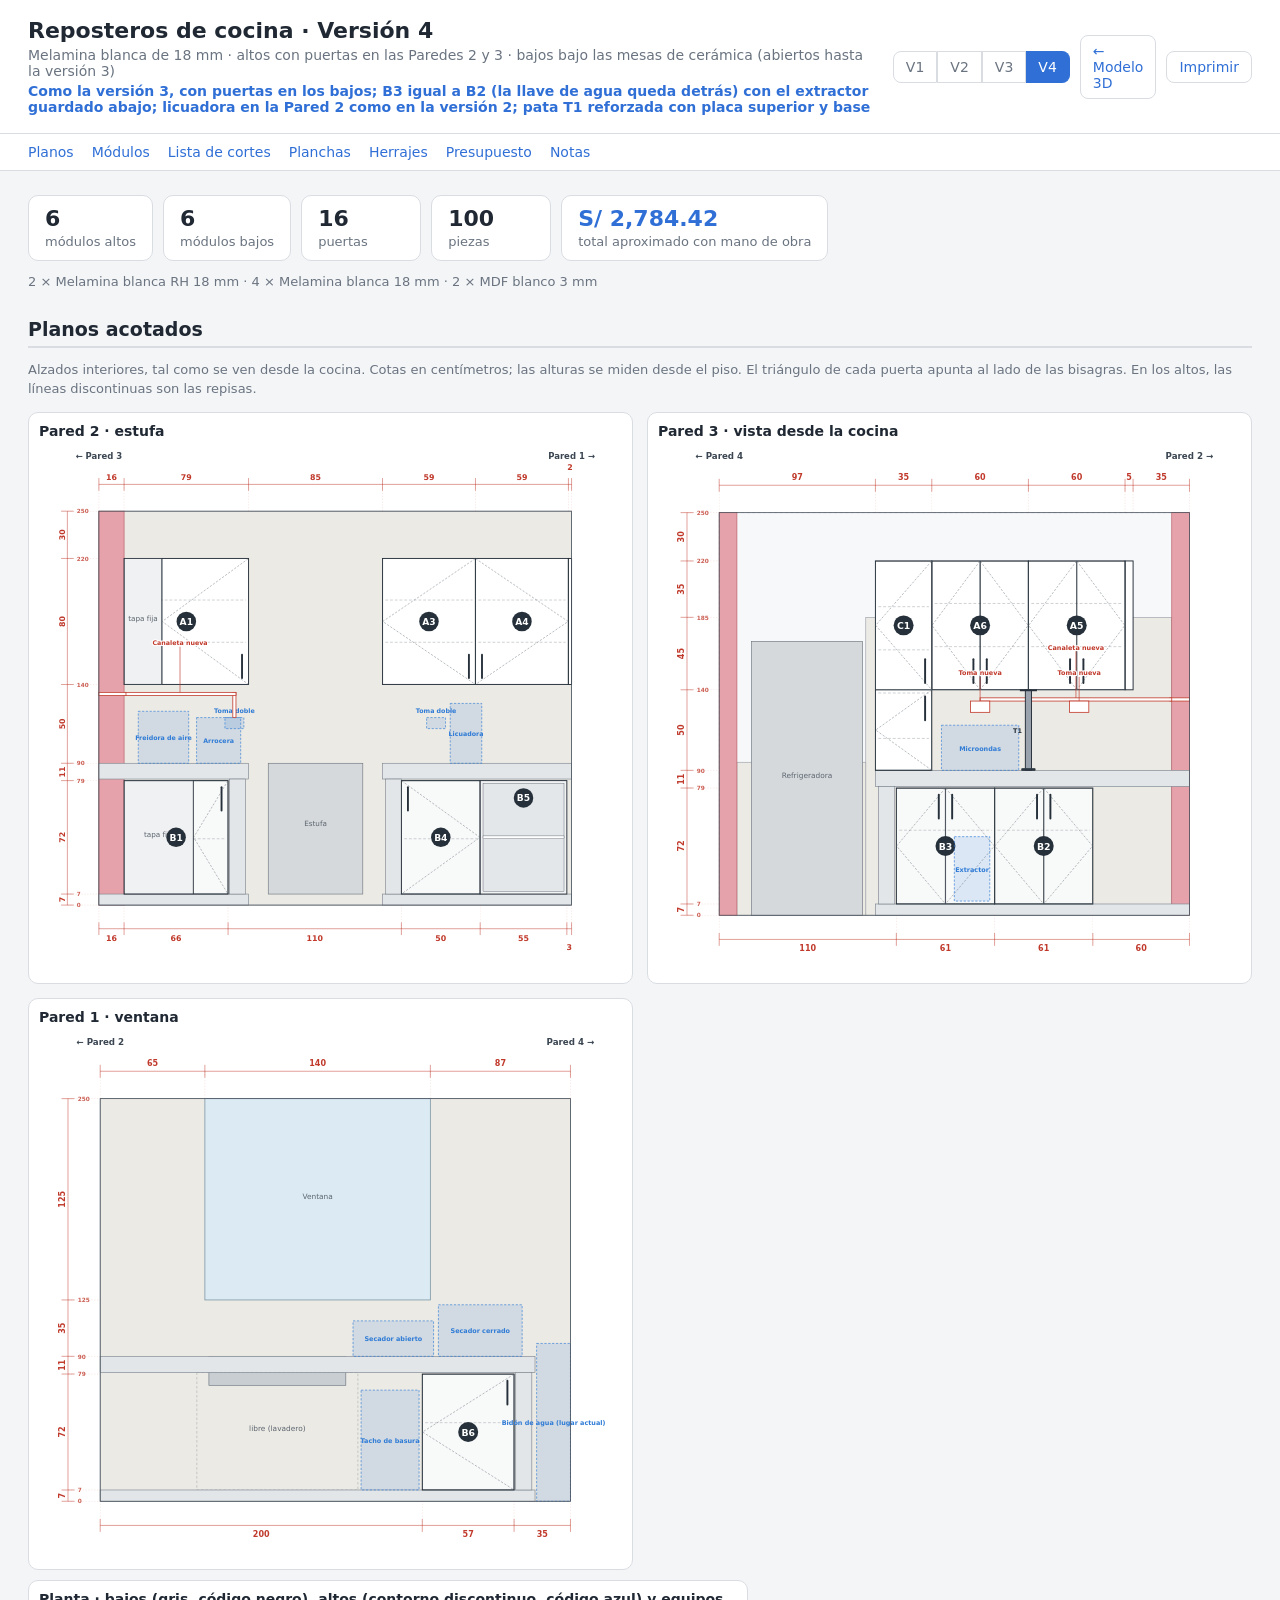
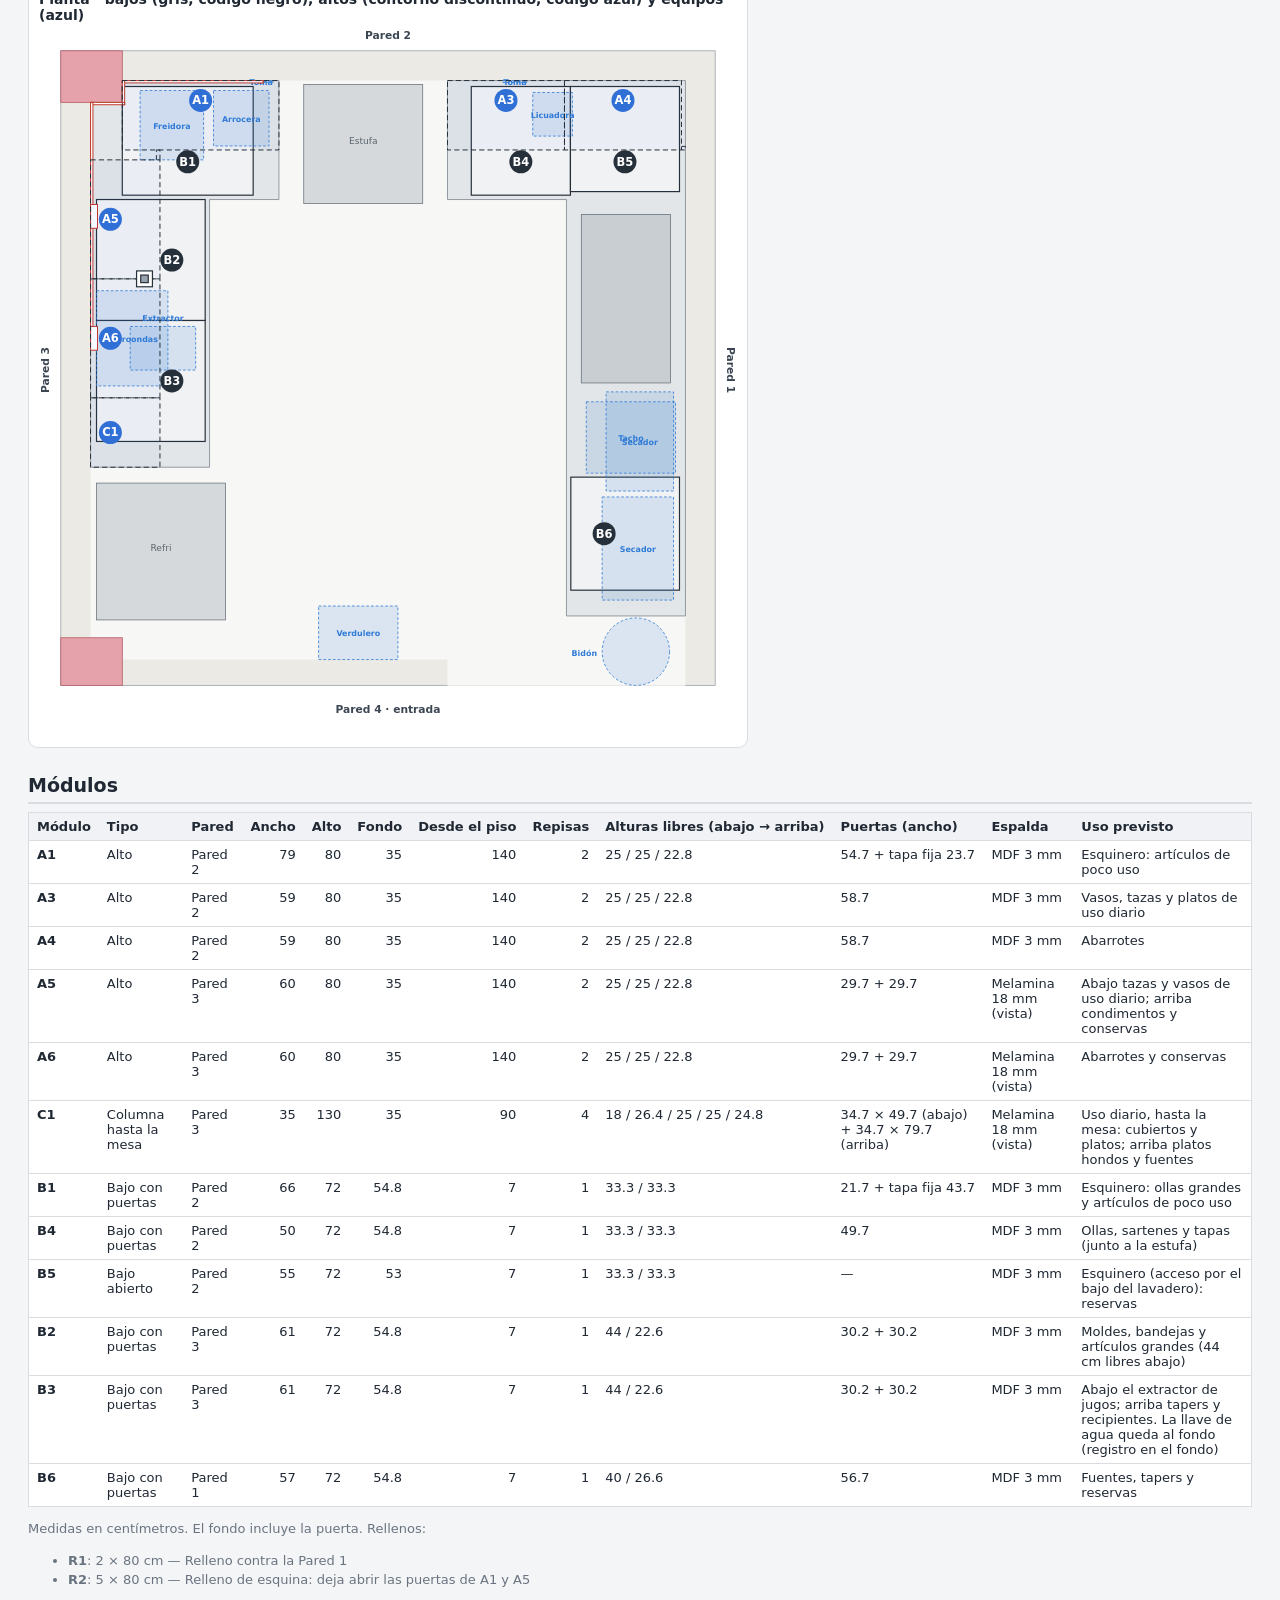
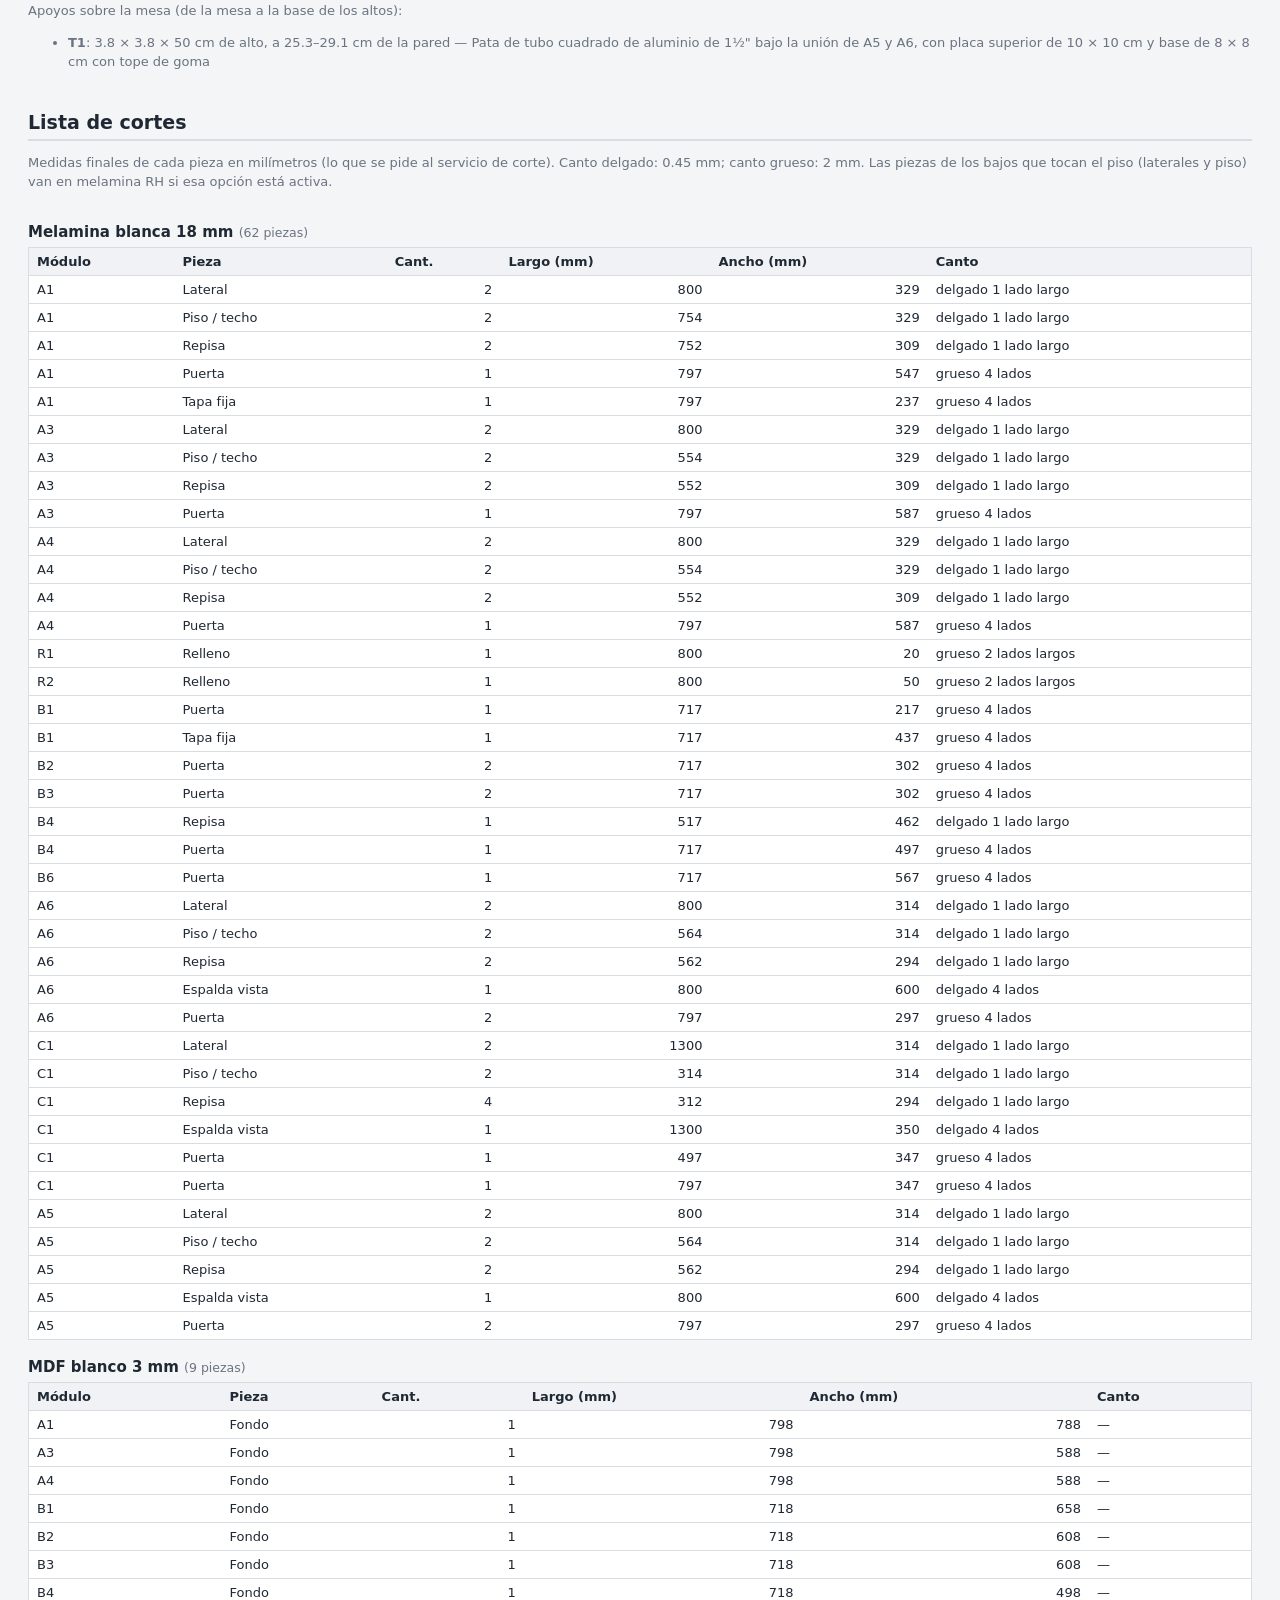
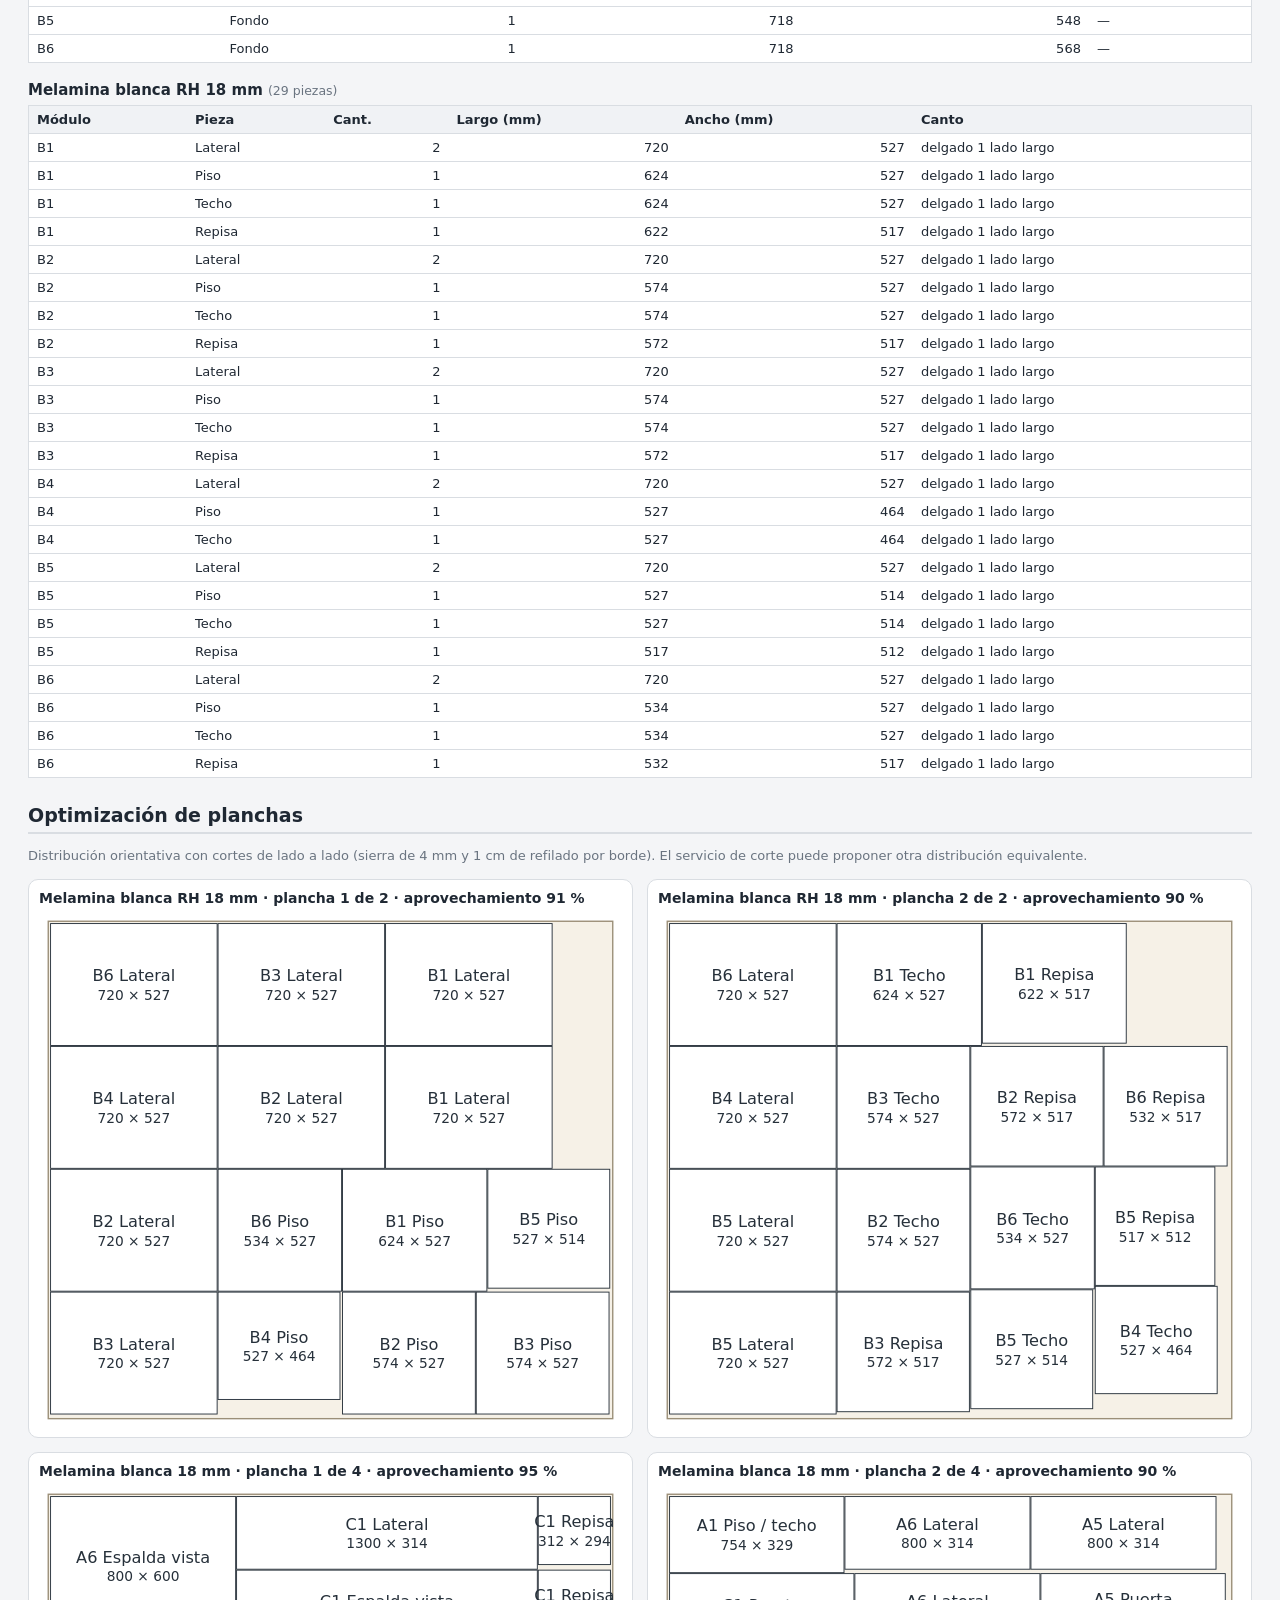
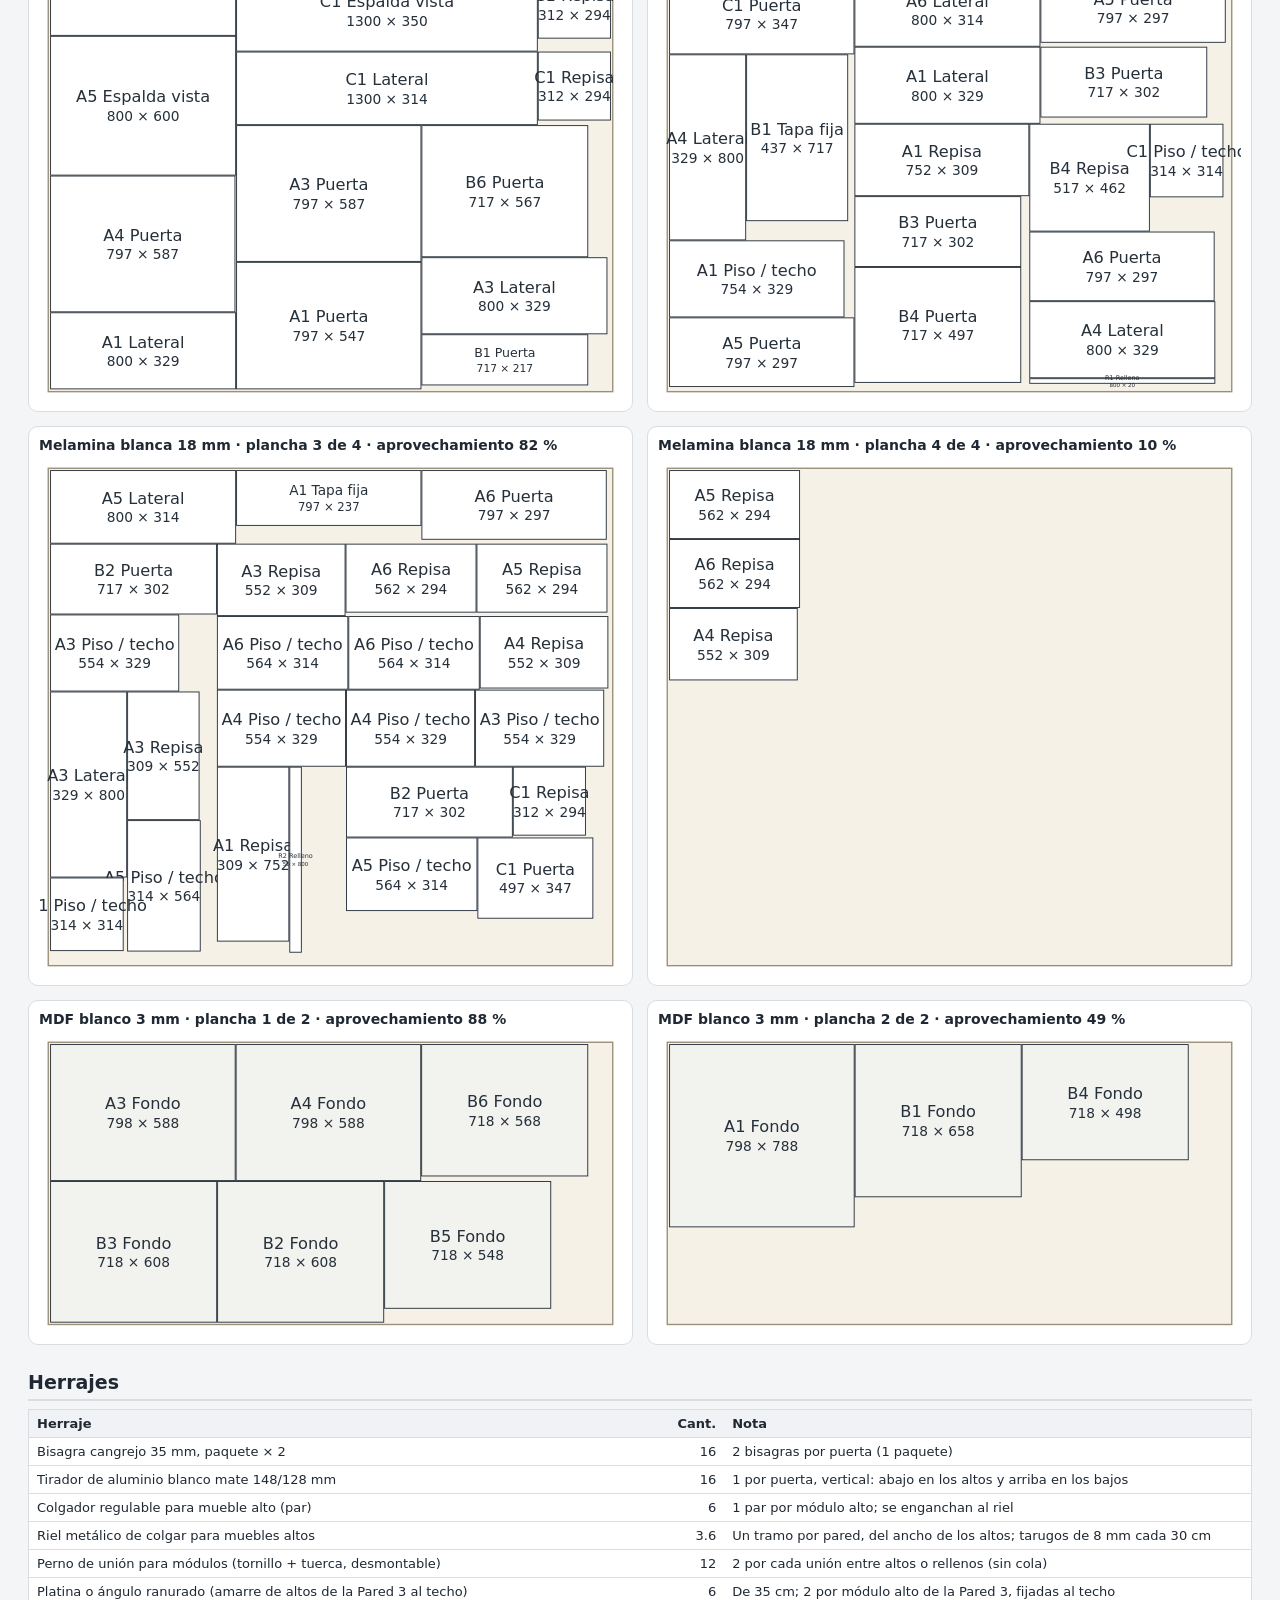
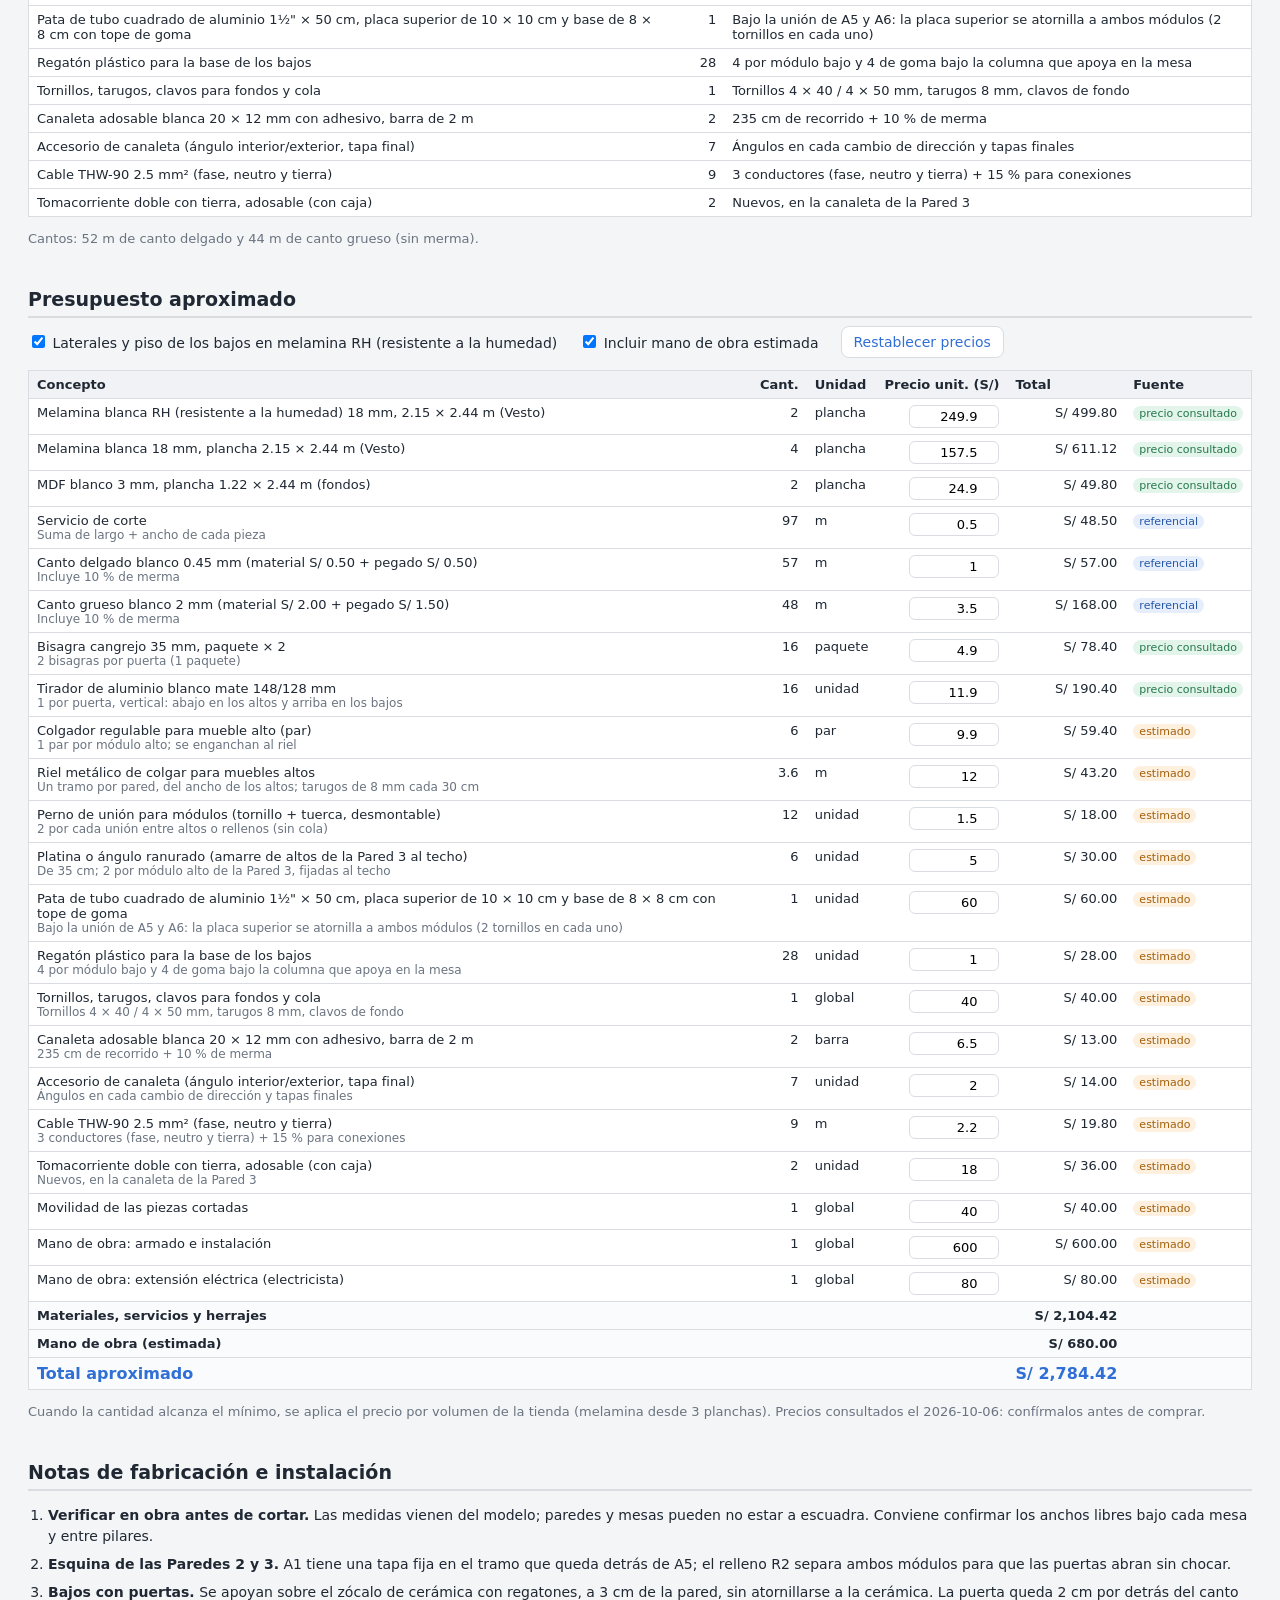
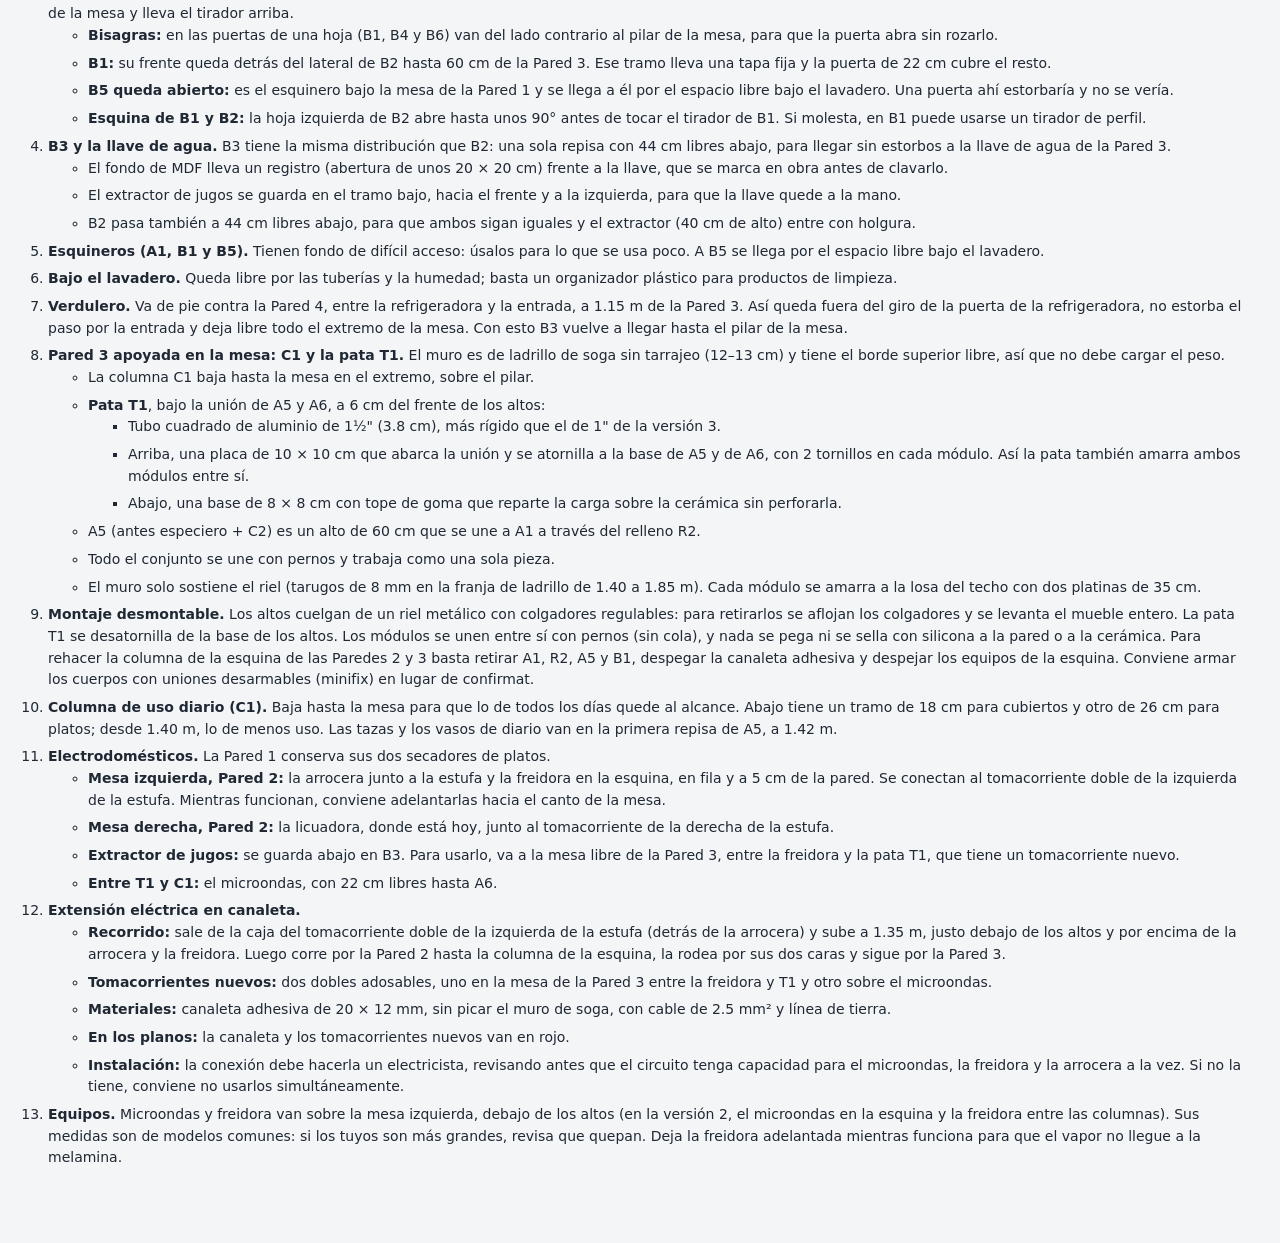
<file: reposteros.html>
<!doctype html>
<html lang="es">
  <head>
    <meta charset="utf-8" />
    <meta name="viewport" content="width=device-width, initial-scale=1" />
    <title>Cocina · planos, cortes y presupuesto de reposteros</title>
    <link rel="icon" href="data:," />
    <link rel="stylesheet" href="css/reposteros.css" />
  </head>
  <body>
    <header class="cabecera">
      <div>
        <h1>Reposteros de cocina · <span id="version-nombre"></span></h1>
        <p>Melamina blanca de 18 mm · altos con puertas en las Paredes 2 y 3 · bajos bajo las mesas de cerámica (abiertos hasta la versión 3)</p>
        <p class="version-desc" id="version-desc"></p>
      </div>
      <nav class="acciones">
        <span class="versiones" role="group" aria-label="Versión del diseño">
          <button type="button" data-version="1">V1</button>
          <button type="button" data-version="2">V2</button>
          <button type="button" data-version="3">V3</button>
          <button type="button" data-version="4">V4</button>
        </span>
        <a href="index.html" id="volver">← Modelo 3D</a>
        <button type="button" id="imprimir">Imprimir</button>
      </nav>
    </header>

    <nav class="indice">
      <a href="#sec-planos">Planos</a>
      <a href="#sec-modulos">Módulos</a>
      <a href="#sec-cortes">Lista de cortes</a>
      <a href="#sec-planchas">Planchas</a>
      <a href="#sec-herrajes">Herrajes</a>
      <a href="#sec-presupuesto">Presupuesto</a>
      <a href="#sec-notas">Notas</a>
    </nav>

    <main>
      <div class="avisos" id="avisos" hidden></div>
      <section class="resumen" id="resumen"></section>

      <section id="sec-planos">
        <h2>Planos acotados</h2>
        <p class="nota">
          Alzados interiores, tal como se ven desde la cocina. Cotas en centímetros; las alturas se miden desde el piso.
          El triángulo de cada puerta apunta al lado de las bisagras. En los altos, las líneas discontinuas son las repisas.
        </p>
        <div id="alzados" class="laminas"></div>
        <div id="planta" class="laminas"></div>
      </section>

      <section id="sec-modulos">
        <h2>Módulos</h2>
        <div id="modulos" class="tabla"></div>
      </section>

      <section id="sec-cortes">
        <h2>Lista de cortes</h2>
        <p class="nota">
          Medidas finales de cada pieza en milímetros (lo que se pide al servicio de corte). Canto delgado: 0.45 mm; canto
          grueso: 2 mm. Las piezas de los bajos que tocan el piso (laterales y piso) van en melamina RH si esa opción está activa.
        </p>
        <div id="cortes" class="tabla"></div>
      </section>

      <section id="sec-planchas">
        <h2>Optimización de planchas</h2>
        <p class="nota">
          Distribución orientativa con cortes de lado a lado (sierra de 4 mm y 1 cm de refilado por borde). El servicio de corte
          puede proponer otra distribución equivalente.
        </p>
        <div id="planchas" class="hojas"></div>
      </section>

      <section id="sec-herrajes">
        <h2>Herrajes</h2>
        <div id="herrajes" class="tabla"></div>
      </section>

      <section id="sec-presupuesto">
        <h2>Presupuesto aproximado</h2>
        <div class="opciones">
          <label><input type="checkbox" id="opt-rh" /> Laterales y piso de los bajos en melamina RH (resistente a la humedad)</label>
          <label><input type="checkbox" id="opt-mo" /> Incluir mano de obra estimada</label>
          <button type="button" id="restablecer">Restablecer precios</button>
        </div>
        <div id="presupuesto" class="tabla"></div>
      </section>

      <section id="sec-notas">
        <h2>Notas de fabricación e instalación</h2>
        <ol class="notas">
          <li><b>Verificar en obra antes de cortar.</b> Las medidas vienen del modelo; paredes y mesas pueden no estar a escuadra. Conviene confirmar los anchos libres bajo cada mesa y entre pilares.</li>
          <li data-version="1"><b>Altos de la Pared 3 (A5 y A6).</b> El muro llega a 1.85 m, así que el repostero se apoya en sus <span id="anclaje-cm"></span> cm superiores (franja de ladrillo de <span id="anclaje-desde"></span> a 1.85 m) con colgadores y tarugos de 8 mm. Además, cada módulo se amarra al techo con dos platinas de <span class="platina-cm"></span> cm para que no se vuelque. La espalda es de melamina de 18 mm porque queda a la vista desde el otro lado del muro.</li>
          <li data-version="2"><b>Pared 3 en forma de C, apoyada en la mesa.</b> El muro es de ladrillo de soga sin tarrajeo (12–13 cm) y tiene el borde superior libre, así que no debe cargar el peso. Las columnas C1 y C2 bajan hasta la mesa y forman las patas de una C echada: C1 cierra el extremo sobre el pilar de la mesa y C2 queda pasando el microondas. A6 es el puente entre ambas y el especiero A5 vuela sobre el microondas hasta el relleno R2, que lo une a A1. Todo el conjunto se une con pernos y trabaja como una sola pieza. Las columnas se apoyan sobre la cerámica con regatones de goma, sin perforarla, cerca de la pared, que es donde la losa de la mesa está apoyada. El muro solo sostiene el riel (tarugos de 8 mm en la franja de ladrillo de <span class="anclaje-desde"></span> a 1.85 m) y cada módulo se amarra a la losa del techo con dos platinas de <span class="platina-cm"></span> cm. La espalda es de melamina de 18 mm porque queda a la vista desde el otro lado del muro.</li>
          <li data-version="2"><b>Montaje desmontable.</b> Los altos cuelgan de un riel metálico con colgadores regulables: para retirarlos se aflojan los colgadores y se levanta el mueble entero. Los módulos se unen entre sí con pernos (sin cola) y nada se pega ni se sella con silicona a la pared o a la cerámica; los bajos solo se apoyan sobre regatones. Nada se fija a la columna de la esquina de las Paredes 2 y 3: para rehacerla basta retirar A1, R2, A5 y B1 y sacar el microondas. Si la columna se engrosa, A1 se acorta por el tramo de la tapa fija. Conviene armar los cuerpos con uniones desarmables (minifix) en lugar de confirmat.</li>
          <li><b>Esquina de las Paredes 2 y 3.</b> A1 tiene una tapa fija en el tramo que queda detrás de A5; el relleno R2 separa ambos módulos para que las puertas abran sin chocar.</li>
          <li data-modulo="A2"><b>Sobre la estufa (A2).</b> Empieza a 1.70 m (80 cm sobre la mesa) porque no hay campana. No guardes ahí plásticos ni productos que se dañen con el calor.</li>
          <li data-version="1 2 3"><b>Bajos abiertos.</b> Se apoyan sobre el zócalo de cerámica con regatones, a 3 cm de la pared y 4 cm por detrás del canto de la mesa. No se atornillan a la cerámica.</li>
          <li data-version="4"><b>Bajos con puertas.</b> Se apoyan sobre el zócalo de cerámica con regatones, a 3 cm de la pared, sin atornillarse a la cerámica. La puerta queda 2 cm por detrás del canto de la mesa y lleva el tirador arriba.
            <ul>
              <li><b>Bisagras:</b> en las puertas de una hoja (B1, B4 y B6) van del lado contrario al pilar de la mesa, para que la puerta abra sin rozarlo.</li>
              <li><b>B1:</b> su frente queda detrás del lateral de B2 hasta 60 cm de la Pared 3. Ese tramo lleva una tapa fija y la puerta de 22 cm cubre el resto.</li>
              <li><b>B5 queda abierto:</b> es el esquinero bajo la mesa de la Pared 1 y se llega a él por el espacio libre bajo el lavadero. Una puerta ahí estorbaría y no se vería.</li>
              <li><b>Esquina de B1 y B2:</b> la hoja izquierda de B2 abre hasta unos 90° antes de tocar el tirador de B1. Si molesta, en B1 puede usarse un tirador de perfil.</li>
            </ul>
          </li>
          <li data-version="4"><b>B3 y la llave de agua.</b> B3 tiene la misma distribución que B2: una sola repisa con 44 cm libres abajo, para llegar sin estorbos a la llave de agua de la Pared 3.
            <ul>
              <li>El fondo de MDF lleva un registro (abertura de unos 20 × 20 cm) frente a la llave, que se marca en obra antes de clavarlo.</li>
              <li>El extractor de jugos se guarda en el tramo bajo, hacia el frente y a la izquierda, para que la llave quede a la mano.</li>
              <li>B2 pasa también a 44 cm libres abajo, para que ambos sigan iguales y el extractor (40 cm de alto) entre con holgura.</li>
            </ul>
          </li>
          <li><b>Esquineros (A1, B1 y B5).</b> Tienen fondo de difícil acceso: úsalos para lo que se usa poco. A B5 se llega por el espacio libre bajo el lavadero.</li>
          <li><b>Bajo el lavadero.</b> Queda libre por las tuberías y la humedad; basta un organizador plástico para productos de limpieza.</li>
          <li data-version="2"><b>Columnas de uso diario (C1 y C2).</b> Bajan hasta la mesa para que lo de todos los días quede al alcance. Abajo tienen un tramo de 18 cm (cubiertos, tazas) y otro de 26 cm (platos, vasos, bowls); desde 1.40 m, lo de menos uso. Miden 35 cm de ancho, con 31 cm libres por dentro, así que entran platos de 27 cm. Las puertas bajas tienen el tirador arriba y abren hacia el centro de la mesa. Entre las columnas quedan 60 cm de mesa libre bajo A6 para la freidora y para servir.</li>
          <li data-version="2 3 4"><b>Verdulero.</b> Va de pie contra la Pared 4, entre la refrigeradora y la entrada, a <span class="verdulero-x"></span> m de la Pared 3. Así queda fuera del giro de la puerta de la refrigeradora, no estorba el paso por la entrada y deja libre todo el extremo de la mesa. Con esto B3 vuelve a llegar hasta el pilar de la mesa.</li>
          <li data-version="2"><b>Electrodomésticos en las mesas de las Paredes 2 y 3.</b> La Pared 1 conserva sus dos secadores de platos sobre la extensión de acero del lavadero. Hay un tomacorriente doble a cada lado de la estufa.
            <ul>
              <li><b>Mesa derecha de la Pared 2:</b> la licuadora queda donde está hoy, junto al tomacorriente, y el extractor a su derecha.</li>
              <li><b>Mesa izquierda, junto a la estufa:</b> la arrocera va a 5 cm de la Pared 2, debajo de A1. Va conectada al tomacorriente izquierdo.</li>
              <li><b>Esquina de la L:</b> la freidora va en fila con la arrocera, también a 5 cm de la Pared 2 y debajo de A1, y su canasta sale hacia el pasillo. Comparte el tomacorriente izquierdo.</li>
              <li><b>Mientras funcionan</b>, la arrocera y la freidora deben adelantarse hacia el canto de la mesa, para que el vapor y el aire caliente no lleguen a la melamina de los altos (21 y 17 cm por encima). La freidora necesita además unos 10 cm libres detrás, por donde expulsa el aire.</li>
              <li><b>Entre las columnas C2 y C1:</b> el microondas, con 6 cm de ventilación por lado y 22 cm libres hasta A6. Ahí no llega ningún tomacorriente: hace falta uno nuevo en la Pared 3 con canaleta adosada (sin picar el muro de soga) o una extensión de buen calibre.</li>
            </ul>
            Las ollas y sartenes van en B4, junto a la estufa.</li>
          <li data-version="3"><b>Pared 3 apoyada en la mesa: C1 y el tubo T1.</b> El muro es de ladrillo de soga sin tarrajeo (12–13 cm) y tiene el borde superior libre, así que no debe cargar el peso.
            <ul>
              <li>La columna C1 baja hasta la mesa en el extremo, sobre el pilar.</li>
              <li>Bajo la unión de A5 y A6 hay un tubo de aluminio blanco de 1" (T1), con placa atornillada a la base de ambos módulos y tope de goma sobre la cerámica. Va cerca del frente para dejar libre la mesa: ocupa 2.5 × 2.5 cm.</li>
              <li>A5 (antes especiero + C2) es un alto de 60 cm que se une a A1 a través del relleno R2.</li>
              <li>Todo el conjunto se une con pernos y trabaja como una sola pieza.</li>
              <li>El muro solo sostiene el riel (tarugos de 8 mm en la franja de ladrillo de <span class="anclaje-desde"></span> a 1.85 m). Cada módulo se amarra a la losa del techo con dos platinas de <span class="platina-cm"></span> cm.</li>
            </ul>
          </li>
          <li data-version="4"><b>Pared 3 apoyada en la mesa: C1 y la pata T1.</b> El muro es de ladrillo de soga sin tarrajeo (12–13 cm) y tiene el borde superior libre, así que no debe cargar el peso.
            <ul>
              <li>La columna C1 baja hasta la mesa en el extremo, sobre el pilar.</li>
              <li><b>Pata T1</b>, bajo la unión de A5 y A6, a 6 cm del frente de los altos:
                <ul>
                  <li>Tubo cuadrado de aluminio de 1½" (3.8 cm), más rígido que el de 1" de la versión 3.</li>
                  <li>Arriba, una placa de 10 × 10 cm que abarca la unión y se atornilla a la base de A5 y de A6, con 2 tornillos en cada módulo. Así la pata también amarra ambos módulos entre sí.</li>
                  <li>Abajo, una base de 8 × 8 cm con tope de goma que reparte la carga sobre la cerámica sin perforarla.</li>
                </ul>
              </li>
              <li>A5 (antes especiero + C2) es un alto de 60 cm que se une a A1 a través del relleno R2.</li>
              <li>Todo el conjunto se une con pernos y trabaja como una sola pieza.</li>
              <li>El muro solo sostiene el riel (tarugos de 8 mm en la franja de ladrillo de <span class="anclaje-desde"></span> a 1.85 m). Cada módulo se amarra a la losa del techo con dos platinas de <span class="platina-cm"></span> cm.</li>
            </ul>
          </li>
          <li data-version="3 4"><b>Montaje desmontable.</b> Los altos cuelgan de un riel metálico con colgadores regulables: para retirarlos se aflojan los colgadores y se levanta el mueble entero. La pata T1 se desatornilla de la base de los altos. Los módulos se unen entre sí con pernos (sin cola), y nada se pega ni se sella con silicona a la pared o a la cerámica. Para rehacer la columna de la esquina de las Paredes 2 y 3 basta retirar A1, R2, A5 y B1, despegar la canaleta adhesiva y despejar los equipos de la esquina. Conviene armar los cuerpos con uniones desarmables (minifix) en lugar de confirmat.</li>
          <li data-version="3 4"><b>Columna de uso diario (C1).</b> Baja hasta la mesa para que lo de todos los días quede al alcance. Abajo tiene un tramo de 18 cm para cubiertos y otro de 26 cm para platos; desde 1.40 m, lo de menos uso. Las tazas y los vasos de diario van en la primera repisa de A5, a 1.42 m.</li>
          <li data-version="3"><b>Electrodomésticos.</b> La Pared 1 conserva sus dos secadores de platos.
            <ul>
              <li><b>Mesa izquierda, Pared 2:</b> la arrocera junto a la estufa y la freidora en la esquina, en fila y a 5 cm de la pared. Se conectan al tomacorriente doble de la izquierda de la estufa. Mientras funcionan, conviene adelantarlas hacia el canto de la mesa.</li>
              <li><b>Mesa izquierda, Pared 3, entre la freidora y el tubo T1:</b> la licuadora junto a la esquina y el extractor a su lado. La licuadora (22 cm de fondo) deja pasar la canasta de la freidora por delante.</li>
              <li><b>Entre T1 y C1:</b> el microondas, con 22 cm libres hasta A6.</li>
              <li>La mesa derecha de la Pared 2 queda libre para picar.</li>
            </ul>
          </li>
          <li data-version="4"><b>Electrodomésticos.</b> La Pared 1 conserva sus dos secadores de platos.
            <ul>
              <li><b>Mesa izquierda, Pared 2:</b> la arrocera junto a la estufa y la freidora en la esquina, en fila y a 5 cm de la pared. Se conectan al tomacorriente doble de la izquierda de la estufa. Mientras funcionan, conviene adelantarlas hacia el canto de la mesa.</li>
              <li><b>Mesa derecha, Pared 2:</b> la licuadora, donde está hoy, junto al tomacorriente de la derecha de la estufa.</li>
              <li><b>Extractor de jugos:</b> se guarda abajo en B3. Para usarlo, va a la mesa libre de la Pared 3, entre la freidora y la pata T1, que tiene un tomacorriente nuevo.</li>
              <li><b>Entre T1 y C1:</b> el microondas, con 22 cm libres hasta A6.</li>
            </ul>
          </li>
          <li data-version="3 4"><b>Extensión eléctrica en canaleta.</b>
            <ul>
              <li><b>Recorrido:</b> sale de la caja del tomacorriente doble de la izquierda de la estufa (detrás de la arrocera) y sube a 1.35 m, justo debajo de los altos y por encima de la arrocera y la freidora. Luego corre por la Pared 2 hasta la columna de la esquina, la rodea por sus dos caras y sigue por la Pared 3.</li>
              <li><b>Tomacorrientes nuevos:</b> dos dobles adosables, uno en la mesa de la Pared 3 entre la freidora y T1 y otro sobre el microondas.</li>
              <li><b>Materiales:</b> canaleta adhesiva de 20 × 12 mm, sin picar el muro de soga, con cable de 2.5 mm² y línea de tierra.</li>
              <li><b>En los planos:</b> la canaleta y los tomacorrientes nuevos van en rojo.</li>
              <li><b>Instalación:</b> la conexión debe hacerla un electricista, revisando antes que el circuito tenga capacidad para el microondas, la freidora y la arrocera a la vez. Si no la tiene, conviene no usarlos simultáneamente.</li>
            </ul>
          </li>
          <li><b>Equipos.</b> Microondas y freidora van sobre la mesa izquierda, debajo de los altos (en la versión 2, el microondas en la esquina y la freidora entre las columnas). Sus medidas son de modelos comunes: si los tuyos son más grandes, revisa que quepan. Deja la freidora adelantada mientras funciona para que el vapor no llegue a la melamina.</li>
        </ol>
      </section>
    </main>

    <script type="module" src="js/reposteros/documento.js"></script>
  </body>
</html>
</file>
<file: css/reposteros.css>
:root {
  --text: #1f2833;
  --muted: #6a7480;
  --border: #d9dde2;
  --accent: #2f6fd6;
  --bg: #f4f5f7;
  --equipo: #2f7bd6;
  font-family: system-ui, -apple-system, 'Segoe UI', Roboto, sans-serif;
  color: var(--text);
}

* {
  box-sizing: border-box;
}

body {
  margin: 0;
  background: var(--bg);
}

.cabecera {
  display: flex;
  justify-content: space-between;
  align-items: center;
  gap: 16px;
  padding: 18px 28px;
  background: #fff;
  border-bottom: 1px solid var(--border);
}

.cabecera h1 {
  margin: 0;
  font-size: 22px;
}

.cabecera p {
  margin: 4px 0 0;
  color: var(--muted);
  font-size: 14px;
}

.acciones {
  display: flex;
  gap: 10px;
  align-items: center;
}

.cabecera .version-desc {
  color: var(--accent);
  font-weight: 600;
}

.versiones {
  display: flex;
}

.versiones button {
  border-radius: 0;
  color: var(--muted);
}

.versiones button:first-child {
  border-radius: 8px 0 0 8px;
}

.versiones button:last-child {
  border-radius: 0 8px 8px 0;
  border-left: none;
}

.versiones button.active {
  background: var(--accent);
  border-color: var(--accent);
  color: #fff;
}

.acciones a,
button {
  font: inherit;
  font-size: 14px;
  padding: 7px 12px;
  border-radius: 8px;
  border: 1px solid var(--border);
  background: #fff;
  color: var(--accent);
  text-decoration: none;
  cursor: pointer;
}

.indice {
  position: sticky;
  top: 0;
  z-index: 2;
  display: flex;
  flex-wrap: wrap;
  gap: 4px 18px;
  padding: 10px 28px;
  background: rgba(255, 255, 255, 0.94);
  border-bottom: 1px solid var(--border);
  font-size: 14px;
}

.indice a {
  color: var(--accent);
  text-decoration: none;
}

main {
  max-width: 1280px;
  margin: 0 auto;
  padding: 18px 28px 60px;
}

section {
  margin-top: 26px;
}

h2 {
  font-size: 19px;
  margin: 0 0 8px;
  padding-bottom: 6px;
  border-bottom: 2px solid var(--border);
}

h3 {
  font-size: 15px;
  margin: 18px 0 6px;
}

h3 small {
  color: var(--muted);
  font-weight: 400;
}

.nota {
  color: var(--muted);
  font-size: 13px;
  line-height: 1.45;
}

.avisos {
  padding: 10px 14px;
  border: 1px solid #e0a35a;
  background: #fff6ea;
  color: #8a3b00;
  border-radius: 8px;
  font-size: 14px;
}

.avisos[hidden] {
  display: none;
}

/* Resumen */
.resumen {
  display: flex;
  flex-wrap: wrap;
  gap: 10px;
  margin-top: 6px;
}

.card {
  background: #fff;
  border: 1px solid var(--border);
  border-radius: 10px;
  padding: 10px 16px;
  min-width: 120px;
}

.card b {
  display: block;
  font-size: 22px;
}

.card span {
  color: var(--muted);
  font-size: 13px;
}

.card.wide b {
  color: var(--accent);
}

.planchas-resumen {
  flex-basis: 100%;
  margin: 2px 0 0;
}

/* Láminas */
.laminas {
  display: grid;
  grid-template-columns: repeat(auto-fit, minmax(520px, 1fr));
  gap: 14px;
  margin-top: 10px;
}

.lamina,
.hoja {
  margin: 0;
  background: #fff;
  border: 1px solid var(--border);
  border-radius: 10px;
  padding: 10px;
}

.lamina--planta {
  max-width: 720px;
}

figcaption {
  font-weight: 600;
  font-size: 14px;
  margin-bottom: 6px;
}

.plano {
  width: 100%;
  height: auto;
  display: block;
}

.plano .muro {
  fill: #eceae4;
  stroke: #9aa1a8;
  stroke-width: 4;
}
.plano .vacio {
  fill: #f7f8fa;
  stroke: #c3c8ce;
  stroke-width: 3;
  stroke-dasharray: 20 14;
}
.plano .columna {
  fill: #e6a2aa;
  stroke: #b45a65;
  stroke-width: 4;
}
.plano .piso {
  fill: #f7f7f5;
}
.plano .ventana {
  fill: #dcebf3;
  stroke: #7d97a6;
  stroke-width: 5;
}
.plano .losa,
.plano .losa-planta {
  fill: #e3e6e8;
  stroke: #7c858f;
  stroke-width: 4;
}
.plano .lavadero {
  fill: #c9ced3;
  stroke: #6c757e;
  stroke-width: 4;
}
.plano .libre {
  fill: none;
  stroke: #9aa1a8;
  stroke-width: 3;
  stroke-dasharray: 16 12;
}
.plano .equipo-fijo {
  fill: #d6d9dc;
  stroke: #6c757e;
  stroke-width: 4;
}
.plano .mod {
  fill: #ffffff;
  stroke: #26303a;
  stroke-width: 6;
}
.plano .mod-bajo {
  fill: #f1f2f3;
}
.plano .mod-int {
  fill: #e4e7ea;
  stroke: #26303a;
  stroke-width: 2;
}
.plano .repisa {
  fill: #ffffff;
  stroke: #26303a;
  stroke-width: 2;
}
.plano .repisa-oculta {
  stroke: #26303a;
  stroke-width: 3;
  stroke-dasharray: 18 12;
}
.plano .puerta,
.plano .tapa {
  fill: rgba(255, 255, 255, 0.55);
  stroke: #26303a;
  stroke-width: 4;
}
.plano .tapa {
  fill: #f0f1f2;
}
.plano .apertura {
  fill: none;
  stroke: #6c757e;
  stroke-width: 3;
  stroke-dasharray: 14 10;
}
.plano .tirador {
  stroke: #26303a;
  stroke-width: 12;
  stroke-linecap: round;
}
.plano .mod-alto-planta {
  fill: rgba(47, 111, 214, 0.04);
  stroke: #26303a;
  stroke-width: 5;
  stroke-dasharray: 26 16;
}
.plano .equipo {
  fill: rgba(47, 123, 214, 0.14);
  stroke: var(--equipo);
  stroke-width: 4;
  stroke-dasharray: 14 10;
}
.plano .marco {
  fill: none;
  stroke: #4b545e;
  stroke-width: 5;
}
.plano .cota {
  stroke: #c0392b;
  stroke-width: 3;
}
.plano .guia {
  stroke: #c0392b;
  stroke-width: 1.5;
  stroke-dasharray: 8 10;
  opacity: 0.45;
}
.plano text {
  font-family: system-ui, sans-serif;
}
.plano .tc,
.plano .tn {
  font-size: 50px;
  fill: #c0392b;
  text-anchor: middle;
  font-weight: 600;
}
.plano .tn {
  font-size: 36px;
  text-anchor: start;
  opacity: 0.8;
}
.plano .tnota {
  font-size: 46px;
  fill: #5c6670;
  text-anchor: middle;
}
.plano .tequipo {
  font-size: 40px;
  fill: var(--equipo);
  text-anchor: middle;
  font-weight: 600;
}
.plano .apoyo {
  fill: #fff;
  stroke: #26303a;
  stroke-width: 6;
}
.plano .apoyo-tubo {
  fill: #9aa3ad;
}
.plano .canaleta {
  fill: #fff;
  stroke: #c0392b;
  stroke-width: 5;
}
.plano .llamada {
  stroke: #c0392b;
  stroke-width: 4;
}
.plano .trotulo {
  font-size: 40px;
  font-weight: 700;
  fill: #c0392b;
  text-anchor: middle;
  paint-order: stroke;
  stroke: #fff;
  stroke-width: 14px;
  stroke-linejoin: round;
}
.plano .tapoyo {
  font-size: 40px;
  font-weight: 700;
  fill: #26303a;
}
.plano .tlado {
  font-size: 54px;
  fill: #3b4652;
  text-anchor: middle;
  font-weight: 600;
}
.plano .id-bg {
  fill: #26303a;
}
.plano .id-alto {
  fill: #2f6fd6;
}
.plano .tid {
  font-size: 58px;
  fill: #fff;
  text-anchor: middle;
  font-weight: 700;
}
.plano .plancha {
  fill: #f6f1e7;
  stroke: #9b8f78;
  stroke-width: 6;
}
.plano .pieza {
  fill: #ffffff;
  stroke: #26303a;
  stroke-width: 4;
}
.plano .pieza-mdf {
  fill: #f2f2ef;
}
.plano .tpieza {
  fill: #26303a;
  text-anchor: middle;
}

.hojas {
  display: grid;
  grid-template-columns: repeat(auto-fit, minmax(420px, 1fr));
  gap: 14px;
}

/* Tablas */
.tabla {
  overflow-x: auto;
}

table {
  width: 100%;
  border-collapse: collapse;
  background: #fff;
  font-size: 13px;
  border: 1px solid var(--border);
}

th,
td {
  padding: 6px 8px;
  border-bottom: 1px solid var(--border);
  text-align: left;
  vertical-align: top;
}

th {
  background: #f0f2f5;
  font-weight: 600;
  white-space: nowrap;
}

td.n {
  text-align: right;
  white-space: nowrap;
  font-variant-numeric: tabular-nums;
}

.sub {
  color: var(--muted);
  font-size: 12px;
}

.presupuesto input {
  width: 90px;
  font: inherit;
  text-align: right;
  padding: 3px 6px;
  border: 1px solid var(--border);
  border-radius: 6px;
}

tfoot td {
  font-weight: 600;
  background: #fafbfc;
}

tfoot .total td {
  font-size: 16px;
  color: var(--accent);
}

.estado {
  font-size: 11px;
  padding: 1px 6px;
  border-radius: 8px;
  white-space: nowrap;
}
.estado--consultado {
  background: #e3f4ea;
  color: #23784a;
}
.estado--referencial {
  background: #e6eefb;
  color: #2557a8;
}
.estado--estimado {
  background: #fdf0de;
  color: #a35f0c;
}

.opciones {
  display: flex;
  flex-wrap: wrap;
  gap: 10px 22px;
  align-items: center;
  margin: 6px 0 12px;
  font-size: 14px;
}

.notas {
  font-size: 14px;
  line-height: 1.55;
  padding-left: 20px;
}

.notas li {
  margin-bottom: 6px;
}

@media print {
  body {
    background: #fff;
  }
  .indice,
  .acciones,
  .opciones button {
    display: none;
  }
  main {
    max-width: none;
    padding: 0 10px;
  }
  .lamina,
  .hoja,
  table {
    break-inside: avoid;
  }
  .laminas {
    grid-template-columns: 1fr;
  }
  .presupuesto input {
    border: 0;
  }
}
</file>
